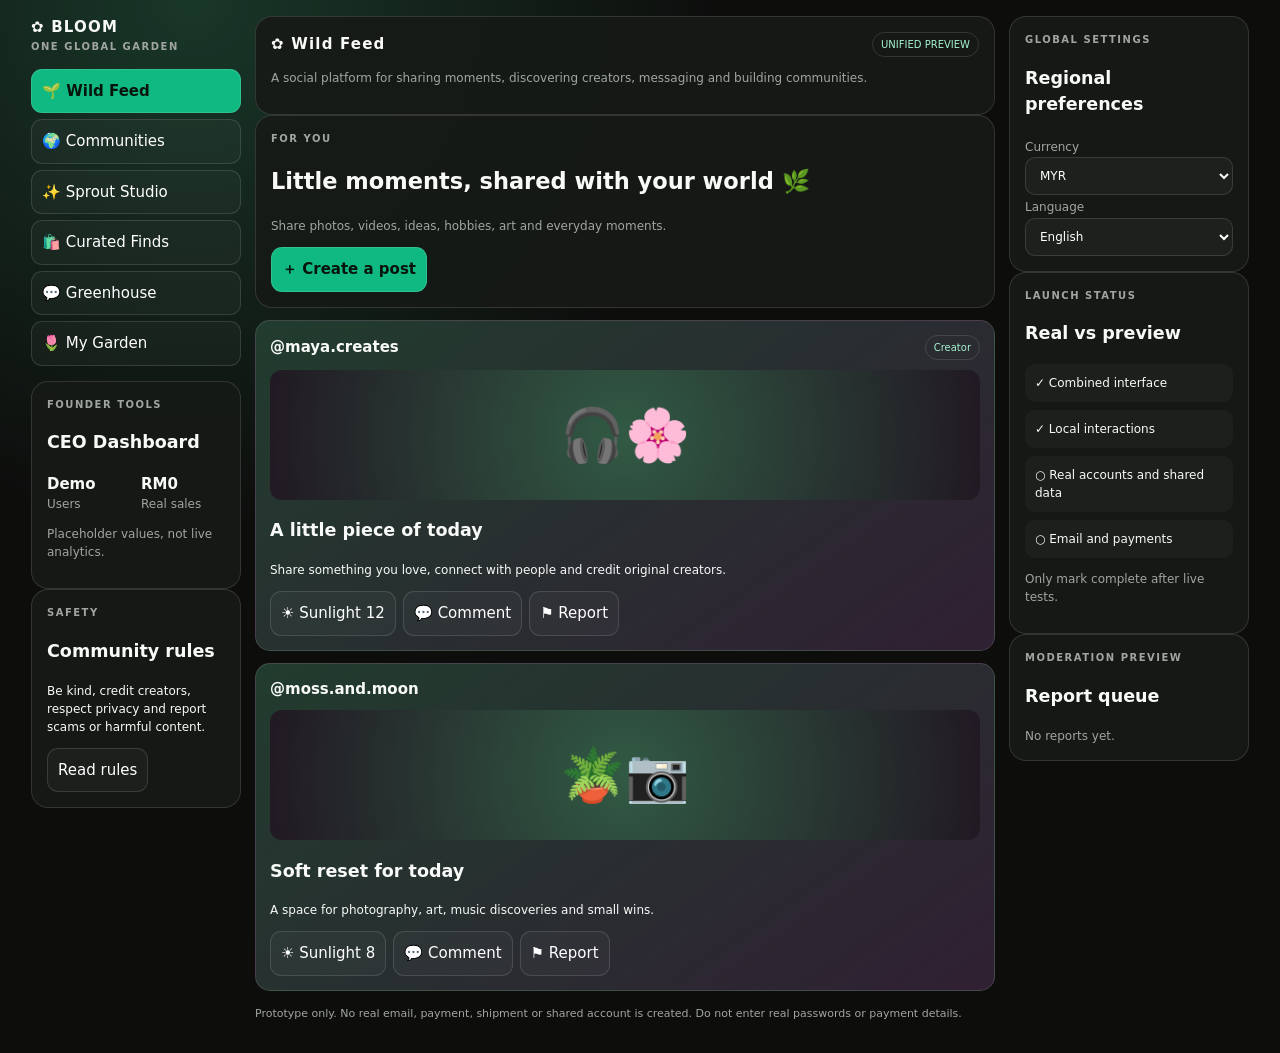
<file: bloom-unified-preview.html>
<!doctype html>
<html lang="en"><head><meta charset="utf-8"><meta name="viewport" content="width=device-width,initial-scale=1"><meta name="theme-color" content="#0D0D0C"><title>BLOOM — Social Platform Preview</title>
<style>
:root{--bg:#0d0d0c;--panel:#171a17;--line:#ffffff20;--green:#10b981;--pink:#f472b6;--muted:#a0a69f}*{box-sizing:border-box}body{margin:0;background:radial-gradient(circle at 15% 0%,#193729,transparent 35%),var(--bg);color:#f8faf7;font:15px/1.5 system-ui,sans-serif}button,input,textarea,select{font:inherit}button{cursor:pointer}button:focus-visible,input:focus-visible,textarea:focus-visible,select:focus-visible{outline:2px solid var(--pink);outline-offset:2px}.layout{max-width:1250px;margin:auto;padding:16px;display:grid;grid-template-columns:210px minmax(0,1fr) 240px;gap:14px}.panel,.card{border:1px solid var(--line);border-radius:17px;background:#171a17e8;padding:15px;min-width:0}.brand{font-weight:900;letter-spacing:.08em}.eyebrow{font-size:10px;letter-spacing:.15em;text-transform:uppercase;color:var(--muted);font-weight:800}.muted{color:var(--muted)}.small{font-size:12px}.nav{display:grid;gap:6px;margin:15px 0}.nav button,.btn{border:1px solid var(--line);border-radius:11px;background:#ffffff08;color:#fff;padding:10px;text-align:left}.nav button.active,.primary{background:var(--green)!important;color:#07150d!important;font-weight:800}.row{display:flex;align-items:center;gap:9px}.between{display:flex;align-items:center;justify-content:space-between;gap:8px}.view{display:none}.view.active{display:block}.post{border:1px solid var(--line);border-radius:15px;padding:14px;margin-top:12px;background:linear-gradient(145deg,#213c2e,#302033)}.art{height:130px;border-radius:12px;background:radial-gradient(circle,#315a44,#211923);display:grid;place-items:center;font-size:52px;margin:10px 0}.actions{display:flex;gap:7px;flex-wrap:wrap}.grid{display:grid;grid-template-columns:repeat(2,minmax(0,1fr));gap:10px}.field{width:100%;border:1px solid var(--line);background:#ffffff09;color:white;border-radius:10px;padding:10px}.product{border:1px solid var(--line);border-radius:13px;overflow:hidden}.product .art{height:95px;margin:0;border-radius:0}.product-body{padding:10px}.price{color:#a7f3d0;font-weight:850}.hide{display:none!important}.mobile{display:none}.tag{border:1px solid var(--line);border-radius:99px;padding:4px 8px;font-size:10px;color:#a7f3d0}.notice{background:#ffffff08;border-radius:10px;padding:10px;margin-top:8px}footer{font-size:11px;color:var(--muted);padding:15px 0}@media(max-width:900px){.layout{grid-template-columns:1fr;max-width:700px;padding:9px}.desktop{display:none}.mobile{display:grid;grid-template-columns:repeat(5,1fr);gap:4px;position:sticky;bottom:0;background:#111e;padding:6px;border:1px solid var(--line);border-radius:12px}.mobile button{text-align:center;font-size:10px;padding:8px 2px}.grid{grid-template-columns:repeat(2,minmax(0,1fr))}}@media(max-width:380px){.grid{grid-template-columns:1fr}}
</style></head><body><div class="layout">
<aside class="desktop"><div class="brand">✿ BLOOM<div class="eyebrow">One global garden</div></div><nav class="nav" aria-label="Main navigation"><button class="active" data-view="feed">🌱 Wild Feed</button><button data-view="fandom">🌍 Communities</button><button data-view="creator">✨ Sprout Studio</button><button data-view="market">🛍️ Curated Finds</button><button data-view="chat">💬 Greenhouse</button><button data-view="profile">🌷 My Garden</button></nav><section class="panel"><div class="eyebrow">Founder tools</div><h3>CEO Dashboard</h3><div class="grid"><div><b>Demo</b><div class="small muted">Users</div></div><div><b>RM0</b><div class="small muted">Real sales</div></div></div><p class="small muted">Placeholder values, not live analytics.</p></section><section class="panel"><div class="eyebrow">Safety</div><h3>Community rules</h3><p class="small">Be kind, credit creators, respect privacy and report scams or harmful content.</p><button class="btn" data-action="rules">Read rules</button></section></aside>
<main><header class="panel"><div class="between"><div class="brand">✿ <span id="heading">Wild Feed</span></div><span class="tag">UNIFIED PREVIEW</span></div><p class="small muted">A social platform for sharing moments, discovering creators, messaging and building communities.</p></header>
<section id="v-feed" class="view active"><div class="panel"><div class="eyebrow">For you</div><h2>Little moments, shared with your world 🌿</h2><p class="small muted">Share photos, videos, ideas, hobbies, art and everyday moments.</p><button class="btn primary" data-view="creator">＋ Create a post</button></div>
<article class="post"><div class="between"><b>@maya.creates</b><span class="tag">Creator</span></div><div class="art">🎧🌸</div><h3>A little piece of today</h3><p class="small">Share something you love, connect with people and credit original creators.</p><div class="actions"><button class="btn" data-action="like">☀️ Sunlight <span>12</span></button><button class="btn" data-action="comment">💬 Comment</button><button class="btn" data-action="report">⚑ Report</button></div></article>
<article class="post"><b>@moss.and.moon</b><div class="art">🪴📷</div><h3>Soft reset for today</h3><p class="small">A space for photography, art, music discoveries and small wins.</p><div class="actions"><button class="btn" data-action="like">☀️ Sunlight <span>8</span></button><button class="btn" data-action="comment">💬 Comment</button><button class="btn" data-action="report">⚑ Report</button></div></article></section>
<section id="v-fandom" class="view"><div class="panel"><div class="eyebrow">Find your people</div><h2>Communities & Discover</h2><div class="grid"><article class="card"><div class="art">💿</div><h3>Creator Collections</h3><p class="small muted">Showcase your interests, projects and favourite things.</p><button class="btn" data-action="join">Open circle</button></article><article class="card"><div class="art">🎤</div><h3>Trending Conversations</h3><p class="small muted">Discover conversations, live topics and community events.</p><button class="btn" data-action="join">Join discussion</button></article><article class="card"><div class="art">🌍</div><h3>Interest Communities</h3><p class="small muted">Find people and groups around shared interests.</p><button class="btn" data-action="join">Explore</button></article><article class="card"><div class="art">🛍️</div><h3>Curated Finds</h3><p class="small muted">Independent creator goods and community listings.</p><button class="btn primary" data-view="market">Visit market</button></article></div></div></section>
<section id="v-creator" class="view"><div class="panel"><div class="eyebrow">Create & express</div><h2>Sprout Studio</h2><p class="small muted">Save a local draft; shared publishing needs backend integration.</p><form id="draftForm" class="stack"><label class="small">Caption<textarea id="caption" class="field" rows="4" maxlength="500" required placeholder="Tell your garden a story…"></textarea></label><label class="small">Image preview<input id="image" class="field" type="file" accept="image/*"></label><div id="preview" class="art">🌷</div><button class="btn primary">Save draft</button><p id="draftStatus" class="small muted" role="status"></p></form></div></section>
<section id="v-market" class="view"><div class="panel"><div class="between"><div><div class="eyebrow">Shop the garden</div><h2>Curated Finds</h2></div><button class="btn" data-action="cart">🛒 Bag <span id="cartCount">0</span></button></div><div class="grid"><label class="small muted">Currency<select id="currency" class="field"><option value="MYR">MYR · RM</option><option value="USD">USD · $</option><option value="SGD">SGD · S$</option><option value="KRW">KRW · ₩</option></select></label><label class="small muted">Search<input id="search" class="field" placeholder="Search finds"></label></div><p class="small muted">Reference FX rates only. No real orders or payments.</p><div class="grid" id="products"></div><div class="notice small">Vendor pilot preview: verification, inventory, refunds and payouts are not live.</div></div></section>
<section id="v-chat" class="view"><div class="panel"><div class="eyebrow">Your garden</div><h2>Greenhouse</h2><p class="small muted">Local chat preview only; these are not private live messages.</p><div class="stack"><button class="btn" data-room="Global Community Space">🌍 Global Community Space</button><button class="btn" data-room="Interest Communities">🎤 Interest Communities</button><button class="btn" data-room="Curated Finds">🛍️ Curated Finds</button></div><div id="chat" class="notice hide"><b id="roomTitle"></b><div id="messages" class="small"></div><form id="chatForm" class="row"><input id="message" class="field" maxlength="300" required placeholder="Demo message"><button class="btn primary">Send</button></form></div></div></section>
<section id="v-profile" class="view"><div class="panel"><div class="eyebrow">Your corner</div><h2>My Garden</h2><form id="profileForm" class="stack"><label class="small">Display name<input id="name" class="field" maxlength="32"></label><label class="small">Bio<textarea id="bio" class="field" maxlength="160" rows="3"></textarea></label><button class="btn primary">Save profile locally</button><p id="profileStatus" class="small muted" role="status"></p></form><label class="small muted">Language<select id="language" class="field"><option>English</option><option>Bahasa Melayu</option><option>한국어</option><option>日本語</option></select></label><p class="small muted">Preference saved locally; full translations are not yet available.</p></div></section>
<nav class="mobile"><button data-view="feed">Feed</button><button data-view="fandom">Discover</button><button data-view="creator">Create</button><button data-view="market">Market</button><button data-view="chat">Chat</button></nav><footer>Prototype only. No real email, payment, shipment or shared account is created. Do not enter real passwords or payment details.</footer></main>
<aside class="desktop"><section class="panel"><div class="eyebrow">Global settings</div><h3>Regional preferences</h3><label class="small muted">Currency<select id="currencySide" class="field"><option value="MYR">MYR</option><option value="USD">USD</option><option value="SGD">SGD</option><option value="KRW">KRW</option></select></label><label class="small muted">Language<select id="languageSide" class="field"><option>English</option><option>Bahasa Melayu</option><option>한국어</option><option>日本語</option></select></label></section><section class="panel"><div class="eyebrow">Launch status</div><h3>Real vs preview</h3><div class="notice small">✓ Combined interface</div><div class="notice small">✓ Local interactions</div><div class="notice small">○ Real accounts and shared data</div><div class="notice small">○ Email and payments</div><p class="small muted">Only mark complete after live tests.</p></section><section class="panel"><div class="eyebrow">Moderation preview</div><h3>Report queue</h3><div id="reports" class="small muted">No reports yet.</div></section></aside></div>
<dialog id="modal" style="max-width:430px;width:calc(100% - 30px);background:#171a17;color:white;border:1px solid var(--line);border-radius:16px;padding:18px"><div class="between"><h3 id="modalTitle">BLOOM</h3><button class="btn" data-action="close">Close</button></div><p id="modalText" class="small"></p><form id="commentForm" class="hide"><textarea id="comment" class="field" rows="3" maxlength="500" placeholder="Demo comment"></textarea><button class="btn primary">Save preview</button></form></dialog>
<script>
(()=>{'use strict';const $=id=>document.getElementById(id),views=['feed','fandom','creator','market','chat','profile'],products=[{id:1,name:'Botanical Hoodie',vendor:'Moss Studio',price:79.9,emoji:'🧥',category:'Clothes'},{id:2,name:'Orchid Hair Clips',vendor:'Petal Works',price:18.5,emoji:'🌸',category:'Accessories'},{id:3,name:'Dew Glow Set',vendor:'Dewdrop Lab',price:42,emoji:'🧴',category:'Skincare'},{id:4,name:'Creator Desk Kit',vendor:'Bloom Makers',price:25,emoji:'🎨',category:'Creator goods'}],cart={},rates={MYR:1,USD:.212,SGD:.286,KRW:286},symbols={MYR:'RM',USD:'$',SGD:'S$',KRW:'₩'};let room='',reports=[];function money(n){let c=$('currency').value,v=n*rates[c];return symbols[c]+' '+(c==='KRW'?Math.round(v).toLocaleString():v.toFixed(2))}function safe(s){return String(s).replace(/[&<>"']/g,c=>({'&':'&amp;','<':'&lt;','>':'&gt;','"':'&quot;',"'":'&#39;'}[c]))}function show(v){views.forEach(x=>$('v-'+x).classList.toggle('active',x===v));document.querySelectorAll('[data-view]').forEach(b=>b.classList.toggle('active',b.dataset.view===v));$('heading').textContent=({'feed':'Wild Feed','fandom':'Communities & Discover','creator':'Sprout Studio','market':'Curated Finds','chat':'Greenhouse','profile':'My Garden'})[v];if(v==='market')render()}function render(){let q=$('search').value.toLowerCase();$('products').innerHTML=products.filter(p=>(p.name+' '+p.vendor+' '+p.category).toLowerCase().includes(q)).map(p=>'<article class="product"><div class="art">'+p.emoji+'</div><div class="product-body"><b>'+safe(p.name)+'</b><div class="small muted">'+safe(p.vendor)+'</div><div class="between"><span class="price">'+money(p.price)+'</span><button class="btn" data-add="'+p.id+'">Add</button></div></div></article>').join('')||'<p class="small muted">No matches.</p>';$('cartCount').textContent=Object.values(cart).reduce((a,b)=>a+b,0)}function modal(t,txt,form=false){$('modalTitle').textContent=t;$('modalText').textContent=txt;$('commentForm').classList.toggle('hide',!form);$('modal').showModal()}document.addEventListener('click',e=>{let v=e.target.closest('[data-view]');if(v){show(v.dataset.view);return}let add=e.target.closest('[data-add]');if(add){let id=+add.dataset.add;cart[id]=(cart[id]||0)+1;render();return}let roomBtn=e.target.closest('[data-room]');if(roomBtn){room=roomBtn.dataset.room;$('roomTitle').textContent=room;$('messages').textContent='Welcome to '+room+' — local demo only.';$('chat').classList.remove('hide');return}let a=e.target.closest('[data-action]');if(!a)return;switch(a.dataset.action){case'like':a.querySelector('span').textContent=+a.querySelector('span').textContent+1;a.disabled=true;break;case'comment':modal('Comment preview','Not shared with other users.',true);break;case'report':reports.push(a.closest('.post').querySelector('h3').textContent);$('reports').textContent=reports.join(' · ');modal('Report saved (demo)','Stored only in this browser, not sent to moderators.');break;case'join':modal('Circle preview','Real membership requires signed-in database access.');break;case'cart':modal('Your bag',products.filter(p=>cart[p.id]).map(p=>p.name+' × '+cart[p.id]+' — '+money(p.price*cart[p.id])).join('\n')||'Your bag is empty.');break;case'rules':modal('Community rules','Be kind, credit creators, protect privacy, report harassment and scams.');break;case'close':$('modal').close();break}});$('currency').addEventListener('change',()=>{$('currencySide').value=$('currency').value;render()});$('currencySide').addEventListener('change',()=>{$('currency').value=$('currencySide').value;render()});$('search').addEventListener('input',render);$('language').addEventListener('change',()=>{$('languageSide').value=$('language').value;localStorage.setItem('bloom-language',$('language').value)});$('languageSide').addEventListener('change',()=>{$('language').value=$('languageSide').value;localStorage.setItem('bloom-language',$('languageSide').value)});$('draftForm').addEventListener('submit',e=>{e.preventDefault();let drafts=JSON.parse(localStorage.getItem('bloom-drafts')||'[]');drafts.unshift({caption:$('caption').value.trim(),at:new Date().toISOString()});localStorage.setItem('bloom-drafts',JSON.stringify(drafts.slice(0,20)));$('draftStatus').textContent='Draft saved on this device only.'});$('image').addEventListener('change',()=>{let f=$('image').files[0];if(!f)return;if(!f.type.startsWith('image/'))return;$('preview').style.backgroundImage='url('+JSON.stringify(URL.createObjectURL(f))+')';$('preview').style.backgroundSize='cover';$('preview').textContent=''});$('profileForm').addEventListener('submit',e=>{e.preventDefault();localStorage.setItem('bloom-profile',JSON.stringify({name:$('name').value,bio:$('bio').value}));$('profileStatus').textContent='Saved locally on this device.'});$('chatForm').addEventListener('submit',e=>{e.preventDefault();let p=document.createElement('p');p.textContent='You: '+$('message').value;$('messages').appendChild(p);$('message').value=''});$('commentForm').addEventListener('submit',e=>{e.preventDefault();$('modal').close();modal('Preview saved','This was not published or sent to a server.')});try{let p=JSON.parse(localStorage.getItem('bloom-profile')||'{}');$('name').value=p.name||'';$('bio').value=p.bio||'';let l=localStorage.getItem('bloom-language');if(l){$('language').value=l;$('languageSide').value=l}}catch(_){}render()})();
</script></body></html>
</file>
